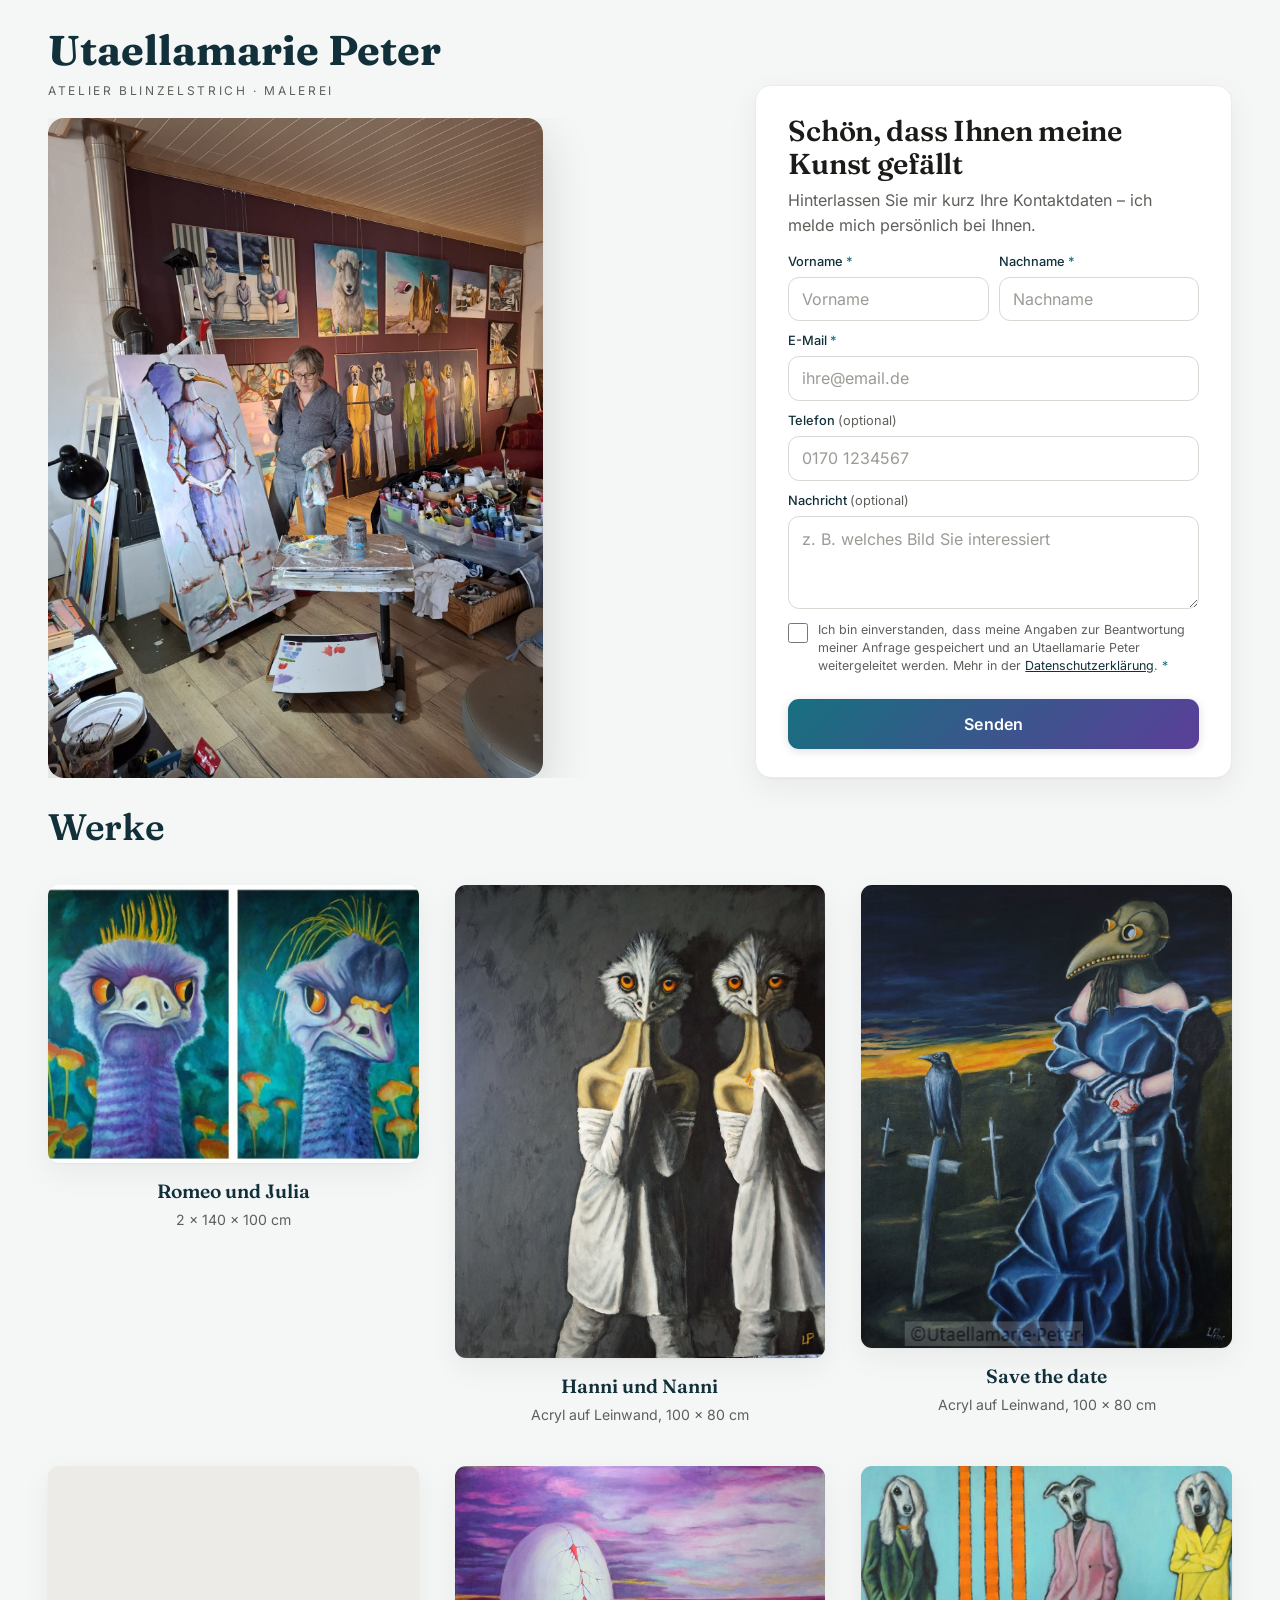
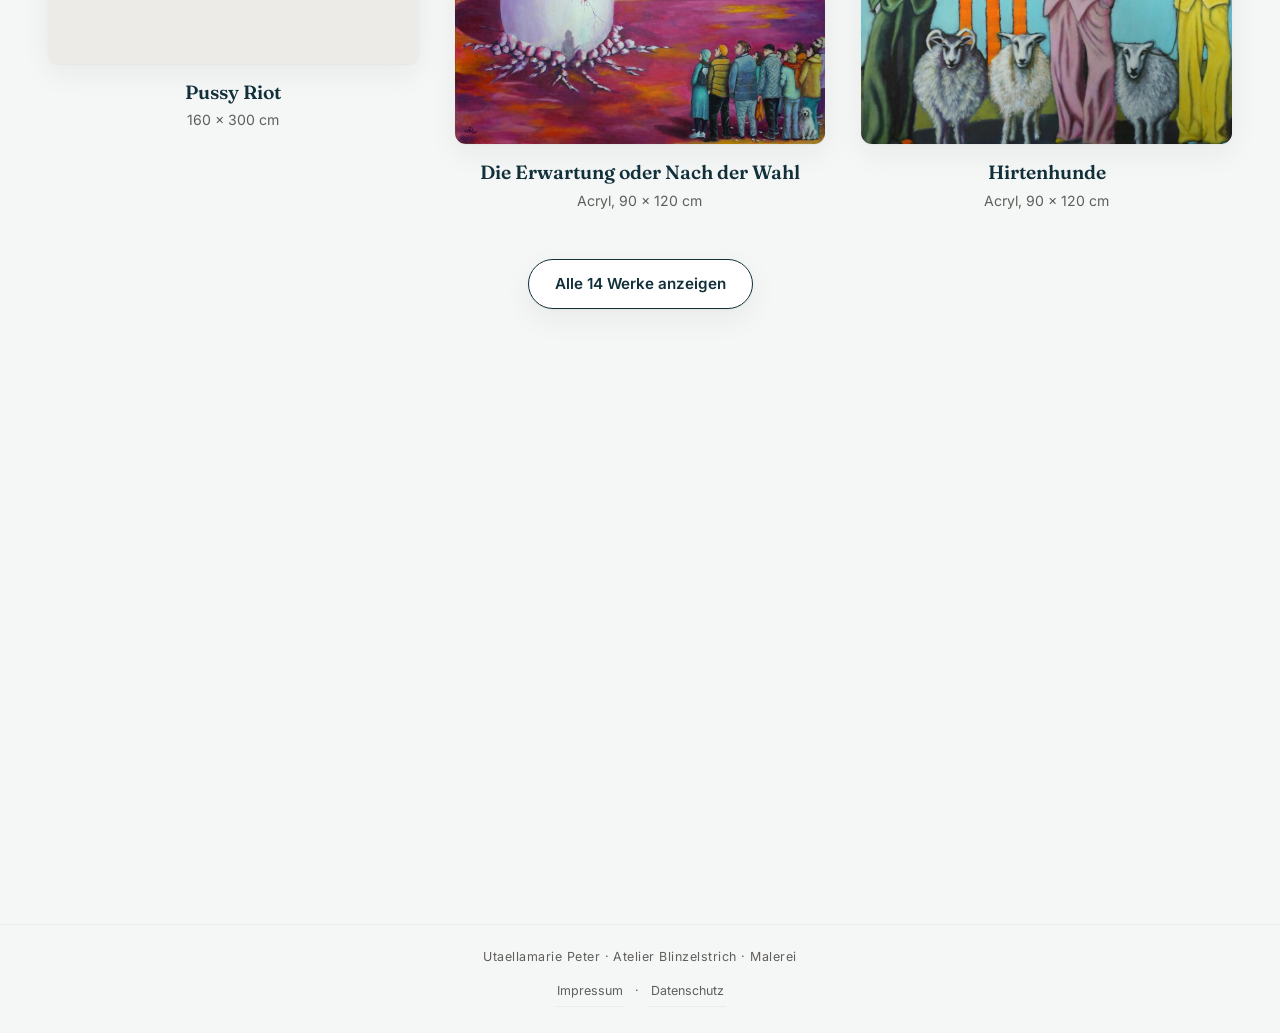
<file: index.html>
<!DOCTYPE html>
<html lang="de" class="no-js">
<head>
<meta charset="UTF-8">
<meta name="viewport" content="width=device-width, initial-scale=1, viewport-fit=cover">
<meta http-equiv="Content-Security-Policy" content="default-src 'none'; img-src 'self' blob:; style-src 'self'; font-src 'self'; script-src 'self'; connect-src https://script.google.com https://script.googleusercontent.com; form-action 'none'; base-uri 'none'; upgrade-insecure-requests">
<meta name="referrer" content="strict-origin-when-cross-origin">
<title>Utaellamarie Peter – Atelier Blinzelstrich · Malerei | Kontakt</title>
<meta name="description" content="Interesse an der Kunst von Utaellamarie Peter? Hinterlassen Sie hier Ihre Kontaktdaten.">
<meta name="theme-color" content="#F5F7F7">
<meta property="og:title" content="Utaellamarie Peter – Kontakt">
<meta property="og:description" content="Interesse an der Kunst von Utaellamarie Peter? Hinterlassen Sie hier Ihre Kontaktdaten.">
<meta property="og:image" content="https://kontaktseite.github.io/utaellamarie-peter/hero.jpg">
<meta property="og:type" content="website">
<link rel="icon" href="logo.png">
<link rel="preload" href="fraunces-latin-600-normal.woff2" as="font" type="font/woff2" crossorigin>
<link rel="preload" href="inter-latin-400-normal.woff2" as="font" type="font/woff2" crossorigin>
<link rel="stylesheet" href="style.css?v=99ed5316">
<script src="script.js?v=8edd0a5e" defer></script>
<script src="editor.js?v=cb946fcf" defer></script>
</head>
<body>
<div class="stage">

  <!-- ===== Linke Spalte (Desktop) / oben (Handy) ===== -->
  <div class="col col-art">
    <header class="brand">
      <p class="brand-name">Utaellamarie Peter</p>
      <p class="brand-sub">Atelier Blinzelstrich · Malerei</p>
    </header>

    <figure class="hero">
      <img src="hero.jpg" alt="Utaellamarie Peter in ihrem Atelier vor ihren Bildern" fetchpriority="high" decoding="async" width="1440" height="1920">
    </figure>
  </div>

  <!-- ===== Rechte Spalte (Desktop) / darunter (Handy) ===== -->
  <div class="col col-form">
    <div class="card" id="card">

      <div id="formView">
        <h1>Schön, dass Ihnen meine Kunst gefällt</h1>
        <p class="lead">Hinterlassen Sie mir kurz Ihre Kontaktdaten – ich melde mich persönlich bei Ihnen.</p>

        <form id="contactForm" novalidate="">
          <div class="row">
            <div class="field">
              <label for="vorname">Vorname <span class="req" aria-hidden="true">*</span></label>
              <input type="text" id="vorname" name="vorname" required="" autocomplete="given-name" maxlength="80" placeholder="Vorname" aria-describedby="err-vorname">
              <p class="error" id="err-vorname" role="alert"></p>
            </div>
            <div class="field">
              <label for="nachname">Nachname <span class="req" aria-hidden="true">*</span></label>
              <input type="text" id="nachname" name="nachname" required="" autocomplete="family-name" maxlength="80" placeholder="Nachname" aria-describedby="err-nachname">
              <p class="error" id="err-nachname" role="alert"></p>
            </div>
          </div>

          <div class="field">
            <label for="email">E-Mail <span class="req" aria-hidden="true">*</span></label>
            <input type="email" id="email" name="email" required="" inputmode="email" autocomplete="email" maxlength="254" placeholder="ihre@email.de" aria-describedby="err-email">
            <p class="error" id="err-email" role="alert"></p>
          </div>

          <div class="field">
            <label for="telefon">Telefon <span class="opt">(optional)</span></label>
            <input type="tel" id="telefon" name="telefon" inputmode="tel" autocomplete="tel" maxlength="30" placeholder="0170 1234567" aria-describedby="err-telefon">
            <p class="error" id="err-telefon" role="alert"></p>
          </div>

          <div class="field">
            <label for="nachricht">Nachricht <span class="opt">(optional)</span></label>
            <textarea id="nachricht" name="nachricht" rows="3" maxlength="2000" placeholder="z. B. welches Bild Sie interessiert"></textarea>
          </div>

          <div class="field consent">
            <label class="check" for="einwilligung">
              <input type="checkbox" id="einwilligung" name="einwilligung" required="" aria-describedby="err-einwilligung">
              <span>Ich bin einverstanden, dass meine Angaben zur Beantwortung meiner Anfrage gespeichert und an Utaellamarie Peter weitergeleitet werden. Mehr in der <a href="datenschutz.html" target="_blank" rel="noopener">Datenschutzerklärung</a>. <span class="req" aria-hidden="true">*</span></span>
            </label>
            <p class="error" id="err-einwilligung" role="alert"></p>
          </div>

          <!-- Honeypot gegen Spam-Bots: für Menschen unsichtbar -->
          <div class="hp" aria-hidden="true"><label>Website (bitte leer lassen) <input type="text" name="website" tabindex="-1" autocomplete="off"></label></div>

          <button type="submit" class="btn-send" id="submitBtn">
            <span class="btn-label">Senden</span>
            <span class="spinner" aria-hidden="true"></span>
          </button>

          <p class="wait" id="waitNote" hidden="">Einen Moment noch, Ihre Anfrage wird übertragen …</p>
          <p class="error form-error" id="err-form" role="alert"></p>
        </form>
      </div>

      <!-- Erfolgs-Ansicht -->
      <div id="successView" class="success" hidden="" tabindex="-1">
        <svg class="check" viewBox="0 0 52 52" aria-hidden="true">
          <circle class="check-circle" cx="26" cy="26" r="23" fill="none"></circle>
          <path class="check-mark" fill="none" d="M15 27 l7.5 7.5 L38 19"></path>
        </svg>
        <h2>Nachricht erfolgreich gesendet!</h2>
        <p class="lead">Vielen Dank. Ich melde mich in Kürze bei Ihnen.</p>
        <div class="social-mount" id="successSocial"></div>
        <img class="success-logo" src="logo.png" alt="Logo von Utaellamarie Peter" loading="lazy" decoding="async">
      </div>

    </div>
  </div>
</div><section class="section reveal" id="werke" aria-labelledby="werke-title">
  <h2 id="werke-title">Werke</h2>
  <ul class="works" id="werkeListe">
    <li class="work">
      <button type="button" class="work-open" data-src="werk-2.jpg" data-title="Romeo und Julia" data-info="2 × 140 × 100 cm" aria-label="Romeo und Julia – Werk von Utaellamarie Peter groß anzeigen"><img src="werk-2.jpg" alt="Romeo und Julia – Werk von Utaellamarie Peter" width="829" height="622" loading="lazy" decoding="async"></button>
      <p class="work-title">Romeo und Julia</p>
      <p class="work-info">2 × 140 × 100 cm</p>
    </li><li class="work"><button type="button" class="work-open" data-src="werk-mvp6m4xw.jpg" data-title="Hanni und Nanni" data-info="Acryl auf Leinwand, 100 x 80 cm" aria-label="Hanni und Nanni – Werk von Utaellamarie Peter groß anzeigen"><img src="werk-mvp6m4xw.jpg" width="1252" height="1600" loading="lazy" decoding="async" alt="Hanni und Nanni – Werk von Utaellamarie Peter"></button><p class="work-title">Hanni und Nanni</p><p class="work-info">Acryl auf Leinwand, 100 x 80 cm</p></li><li class="work"><button type="button" class="work-open" data-src="werk-mvp53hu9.jpg" data-title="Save the date" data-info="Acryl auf Leinwand, 100 x 80 cm" aria-label="Save the date – Werk von Utaellamarie Peter groß anzeigen"><img src="werk-mvp53hu9.jpg" width="1280" height="1600" loading="lazy" decoding="async" alt="Save the date – Werk von Utaellamarie Peter"></button><p class="work-title">Save the date</p><p class="work-info">Acryl auf Leinwand, 100 x 80 cm</p></li><li class="work">
      <button type="button" class="work-open" data-src="werk-mvp51evy.jpg" data-title="Pussy Riot" data-info="160 × 300 cm" aria-label="Pussy Riot – Werk von Utaellamarie Peter groß anzeigen"><img src="werk-mvp51evy.jpg" alt="Pussy Riot – Werk von Utaellamarie Peter" width="1600" height="854" loading="lazy" decoding="async"></button>
      <p class="work-title">Pussy Riot</p>
      <p class="work-info">160 × 300 cm</p>
    </li><li class="work">
      <button type="button" class="work-open" data-src="werk-1.jpg" data-title="Die Erwartung oder Nach der Wahl" data-info="Acryl, 90 × 120 cm" aria-label="Die Erwartung oder Nach der Wahl – Werk von Utaellamarie Peter groß anzeigen"><img src="werk-1.jpg" alt="Die Erwartung oder Nach der Wahl – Werk von Utaellamarie Peter" width="1200" height="900" loading="lazy" decoding="async"></button>
      <p class="work-title">Die Erwartung oder Nach der Wahl</p>
      <p class="work-info">Acryl, 90 × 120 cm</p>
    </li>
    
    <li class="work">
      <button type="button" class="work-open" data-src="werk-3.jpg" data-title="Hirtenhunde" data-info="Acryl, 90 × 120 cm" aria-label="Hirtenhunde – Werk von Utaellamarie Peter groß anzeigen"><img src="werk-3.jpg" alt="Hirtenhunde – Werk von Utaellamarie Peter" width="1104" height="828" loading="lazy" decoding="async"></button>
      <p class="work-title">Hirtenhunde</p>
      <p class="work-info">Acryl, 90 × 120 cm</p>
    </li>
    <li class="work work--extra">
      <button type="button" class="work-open" data-src="werk-4.jpg" data-title="Learning to fly" data-info="Acryl, 90 × 120 cm" aria-label="Learning to fly – Werk von Utaellamarie Peter groß anzeigen"><img src="werk-4.jpg" alt="Learning to fly – Werk von Utaellamarie Peter" width="1116" height="837" loading="lazy" decoding="async"></button>
      <p class="work-title">Learning to fly</p>
      <p class="work-info">Acryl, 90 × 120 cm</p>
    </li>
    
    <li class="work work--extra">
      <button type="button" class="work-open" data-src="werk-6.jpg" data-title="Home sweet home" data-info="Acryl, 90 × 120 cm" aria-label="Home sweet home – Werk von Utaellamarie Peter groß anzeigen"><img src="werk-6.jpg" alt="Home sweet home – Werk von Utaellamarie Peter" width="1099" height="824" loading="lazy" decoding="async"></button>
      <p class="work-title">Home sweet home</p>
      <p class="work-info">Acryl, 90 × 120 cm</p>
    </li>
    <li class="work work--extra">
      <button type="button" class="work-open" data-src="werk-7.jpg" data-title="Look Shark" data-info="Acryl, 90 × 120 cm" aria-label="Look Shark – Werk von Utaellamarie Peter groß anzeigen"><img src="werk-7.jpg" alt="Look Shark – Werk von Utaellamarie Peter" width="1151" height="863" loading="lazy" decoding="async"></button>
      <p class="work-title">Look Shark</p>
      <p class="work-info">Acryl, 90 × 120 cm</p>
    </li>
    <li class="work work--extra">
      <button type="button" class="work-open" data-src="werk-8.jpg" data-title="Im Busch" data-info="Acryl, 90 × 120 cm" aria-label="Im Busch – Werk von Utaellamarie Peter groß anzeigen"><img src="werk-8.jpg" alt="Im Busch – Werk von Utaellamarie Peter" width="1116" height="837" loading="lazy" decoding="async"></button>
      <p class="work-title">Im Busch</p>
      <p class="work-info">Acryl, 90 × 120 cm</p>
    </li>
    <li class="work work--extra">
      <button type="button" class="work-open" data-src="werk-9.jpg" data-title="Ruhe bewahren 1" data-info="Acryl, 90 × 120 cm" aria-label="Ruhe bewahren 1 – Werk von Utaellamarie Peter groß anzeigen"><img src="werk-9.jpg" alt="Ruhe bewahren 1 – Werk von Utaellamarie Peter" width="1116" height="837" loading="lazy" decoding="async"></button>
      <p class="work-title">Ruhe bewahren 1</p>
      <p class="work-info">Acryl, 90 × 120 cm</p>
    </li>
    <li class="work work--extra">
      <button type="button" class="work-open" data-src="werk-10.jpg" data-title="Sonnenbad" data-info="Acryl, 100 × 120 cm" aria-label="Sonnenbad – Werk von Utaellamarie Peter groß anzeigen"><img src="werk-10.jpg" alt="Sonnenbad – Werk von Utaellamarie Peter" width="1200" height="900" loading="lazy" decoding="async"></button>
      <p class="work-title">Sonnenbad</p>
      <p class="work-info">Acryl, 100 × 120 cm</p>
    </li>
    <li class="work work--extra">
      <button type="button" class="work-open" data-src="werk-11.jpg" data-title="Das Floß der Medusa II" data-info="Acryl, 80 × 120 cm" aria-label="Das Floß der Medusa II – Werk von Utaellamarie Peter groß anzeigen"><img src="werk-11.jpg" alt="Das Floß der Medusa II – Werk von Utaellamarie Peter" width="1007" height="755" loading="lazy" decoding="async"></button>
      <p class="work-title">Das Floß der Medusa II</p>
      <p class="work-info">Acryl, 80 × 120 cm</p>
    </li>
    <li class="work work--extra">
      <button type="button" class="work-open" data-src="werk-12.jpg" data-title="Vernetzt" data-info="Acryl, 100 × 120 cm" aria-label="Vernetzt – Werk von Utaellamarie Peter groß anzeigen"><img src="werk-12.jpg" alt="Vernetzt – Werk von Utaellamarie Peter" width="1200" height="900" loading="lazy" decoding="async"></button>
      <p class="work-title">Vernetzt</p>
      <p class="work-info">Acryl, 100 × 120 cm</p>
    </li>
  </ul>
  <div class="works-more-wrap"><button type="button" class="works-more" id="worksMore" aria-expanded="false" aria-controls="werkeListe" data-mehr="Alle 14 Werke anzeigen" data-weniger="Weniger anzeigen">Alle 14 Werke anzeigen</button></div>
</section><section class="section about reveal" id="ueber" aria-labelledby="ueber-title">
  <h2 id="ueber-title">Über die Künstlerin</h2>
  <img class="portrait" src="portrait.jpg" alt="Porträt von Utaellamarie Peter" loading="lazy" decoding="async">
  <div class="about-text">
    <p>Utaellamarie Peter lässt die Medienflut in ihren Kopf und heraus purzeln fantasievolle Bildideen in Acryl und Öl - zumeist figurativ-surreal: Menschen mit Tierköpfen, fliegende Fische oder ein riesiges Ei beschäftigen sich irgendwie mit dem Leben im Hier und Jetzt - seltsam, abwegig, skurril und gern mit einem Augenzwinkern, ganz nach ihrem Motto: „Ohne Humor ist alles nichts.“</p>
    <div class="social-mount" id="socialSource">
      <a class="social-btn sb-1" href="https://www.instagram.com/utaellamarie.peter/" target="_blank" rel="noopener">
        <span class="social-veil"></span>
        <span class="social-content"><svg viewBox="0 0 24 24" fill="none" stroke="currentColor" stroke-width="1.8" stroke-linecap="round" stroke-linejoin="round" aria-hidden="true"><rect x="3" y="3" width="18" height="18" rx="5"></rect><circle cx="12" cy="12" r="4"></circle><circle cx="17.5" cy="6.5" r="1.1" fill="currentColor" stroke="none"></circle></svg> Auf Instagram folgen</span>
      </a>
      <a class="social-btn sb-2" href="https://www.facebook.com/blinzelstrich/" target="_blank" rel="noopener">
        <span class="social-veil"></span>
        <span class="social-content"><svg viewBox="0 0 24 24" fill="none" stroke="currentColor" stroke-width="1.8" stroke-linecap="round" stroke-linejoin="round" aria-hidden="true"><path d="M15 3h-2.5A3.5 3.5 0 0 0 9 6.5V9H6.5v3.5H9V21h3.5v-8.5H15l.5-3.5h-3V7a1 1 0 0 1 1-1H15z"></path></svg> Auf Facebook folgen</span>
      </a>
      <a class="social-btn sb-3" href="https://www.blinzelstrich.de/" target="_blank" rel="noopener">
        <span class="social-veil"></span>
        <span class="social-content"><svg viewBox="0 0 24 24" fill="none" stroke="currentColor" stroke-width="1.8" stroke-linecap="round" stroke-linejoin="round" aria-hidden="true"><circle cx="12" cy="12" r="9"></circle><path d="M3 12h18"></path><path d="M12 3c2.5 2.7 3.8 5.7 3.8 9S14.5 18.3 12 21C9.5 18.3 8.2 15.3 8.2 12S9.5 5.7 12 3z"></path></svg> Zur Website</span>
      </a>
    </div>
  </div>
</section>

<!-- ===== Werke ===== -->

<!-- ===== Über ===== -->

<dialog class="lightbox" id="lightbox" aria-label="Werk groß ansehen">
  <button type="button" class="lightbox-close" id="lightboxClose" aria-label="Schließen">×</button>
  <button type="button" class="lightbox-nav lightbox-prev" id="lightboxPrev" aria-label="Vorheriges Werk">‹</button>
  <img id="lightboxImg" src="hero.jpg" alt="">
  <button type="button" class="lightbox-nav lightbox-next" id="lightboxNext" aria-label="Nächstes Werk">›</button>
  <p class="lightbox-title" id="lightboxTitle"></p>
  <p class="lightbox-info" id="lightboxInfo"></p>
</dialog>

<footer class="footer">
  <p class="footer-brand">Utaellamarie Peter · Atelier Blinzelstrich · Malerei</p>
  <nav>
    <a href="https://utaellamarie-peter.de/wordpress/impressum-datenschutz/" target="_blank" rel="noopener">Impressum</a>
    <span aria-hidden="true">·</span>
    <a href="datenschutz.html">Datenschutz</a>
  </nav>
</footer>
</body>
</html>
</file>
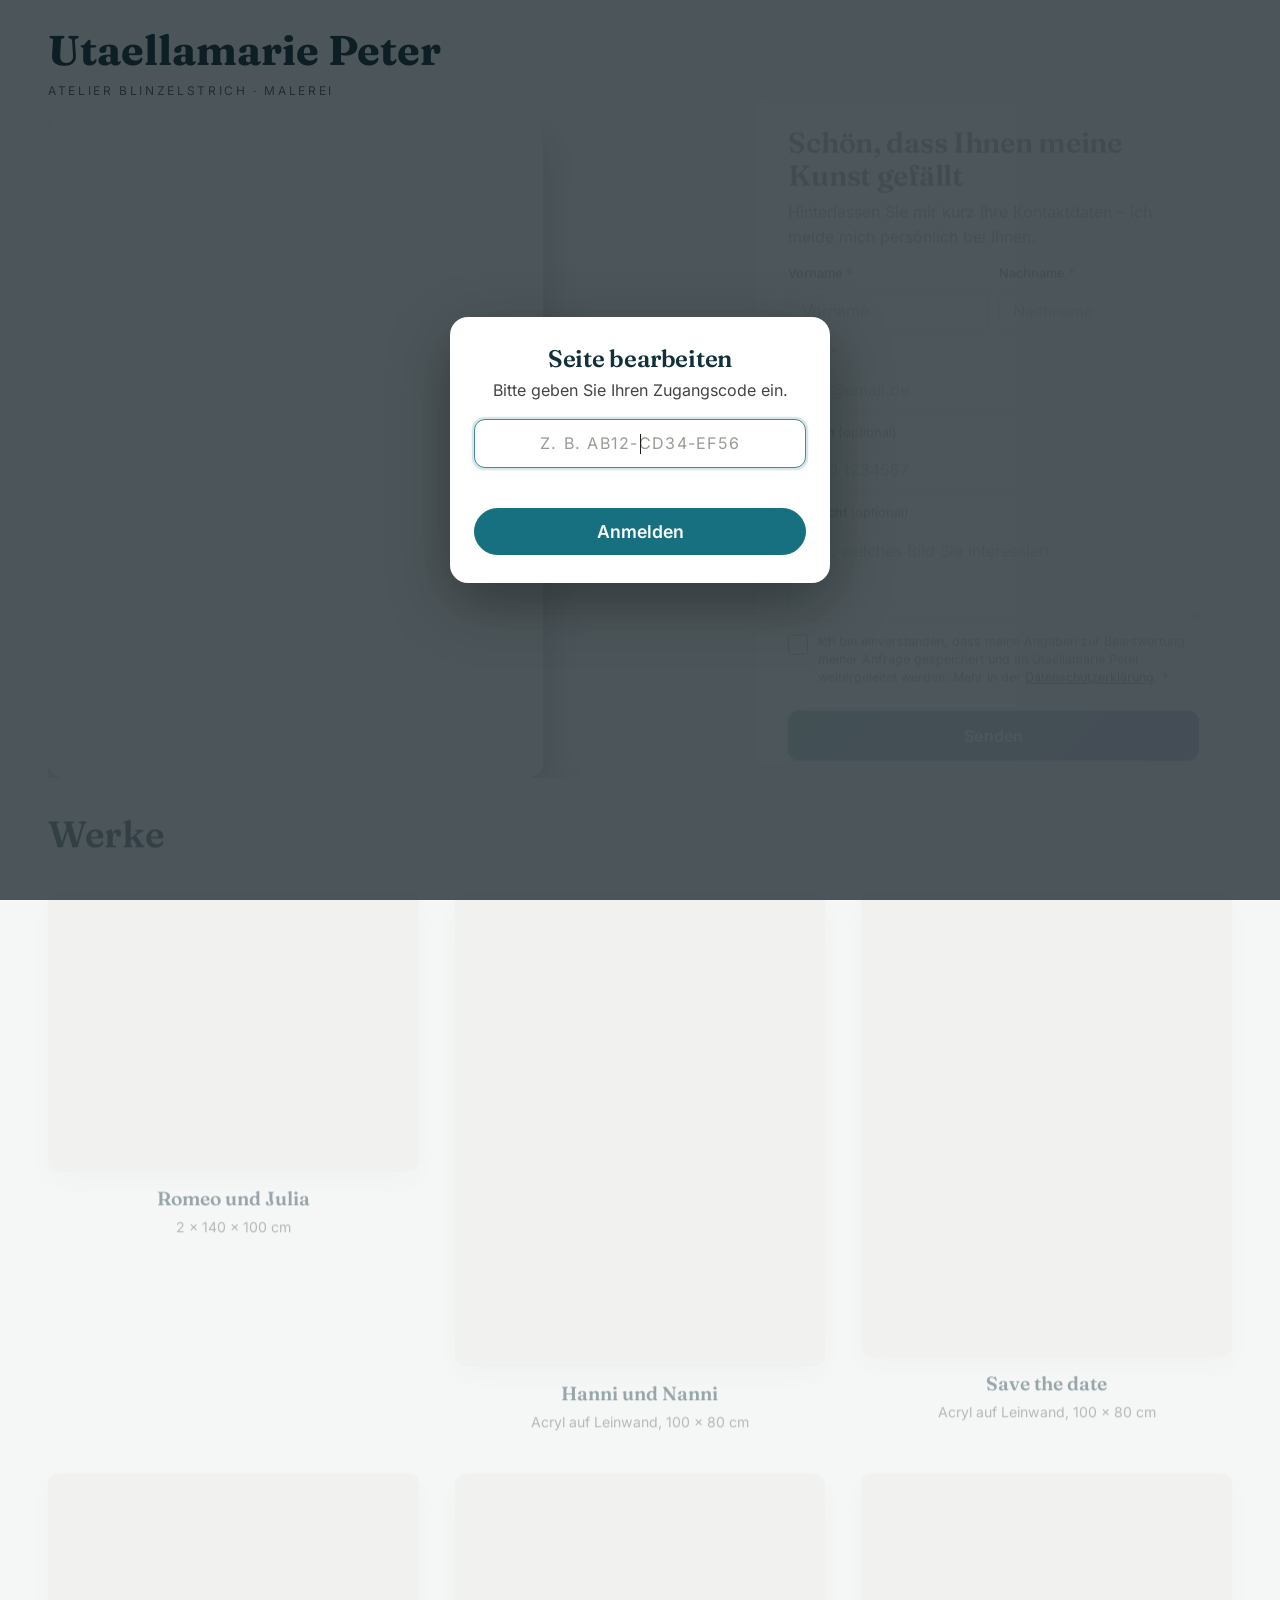
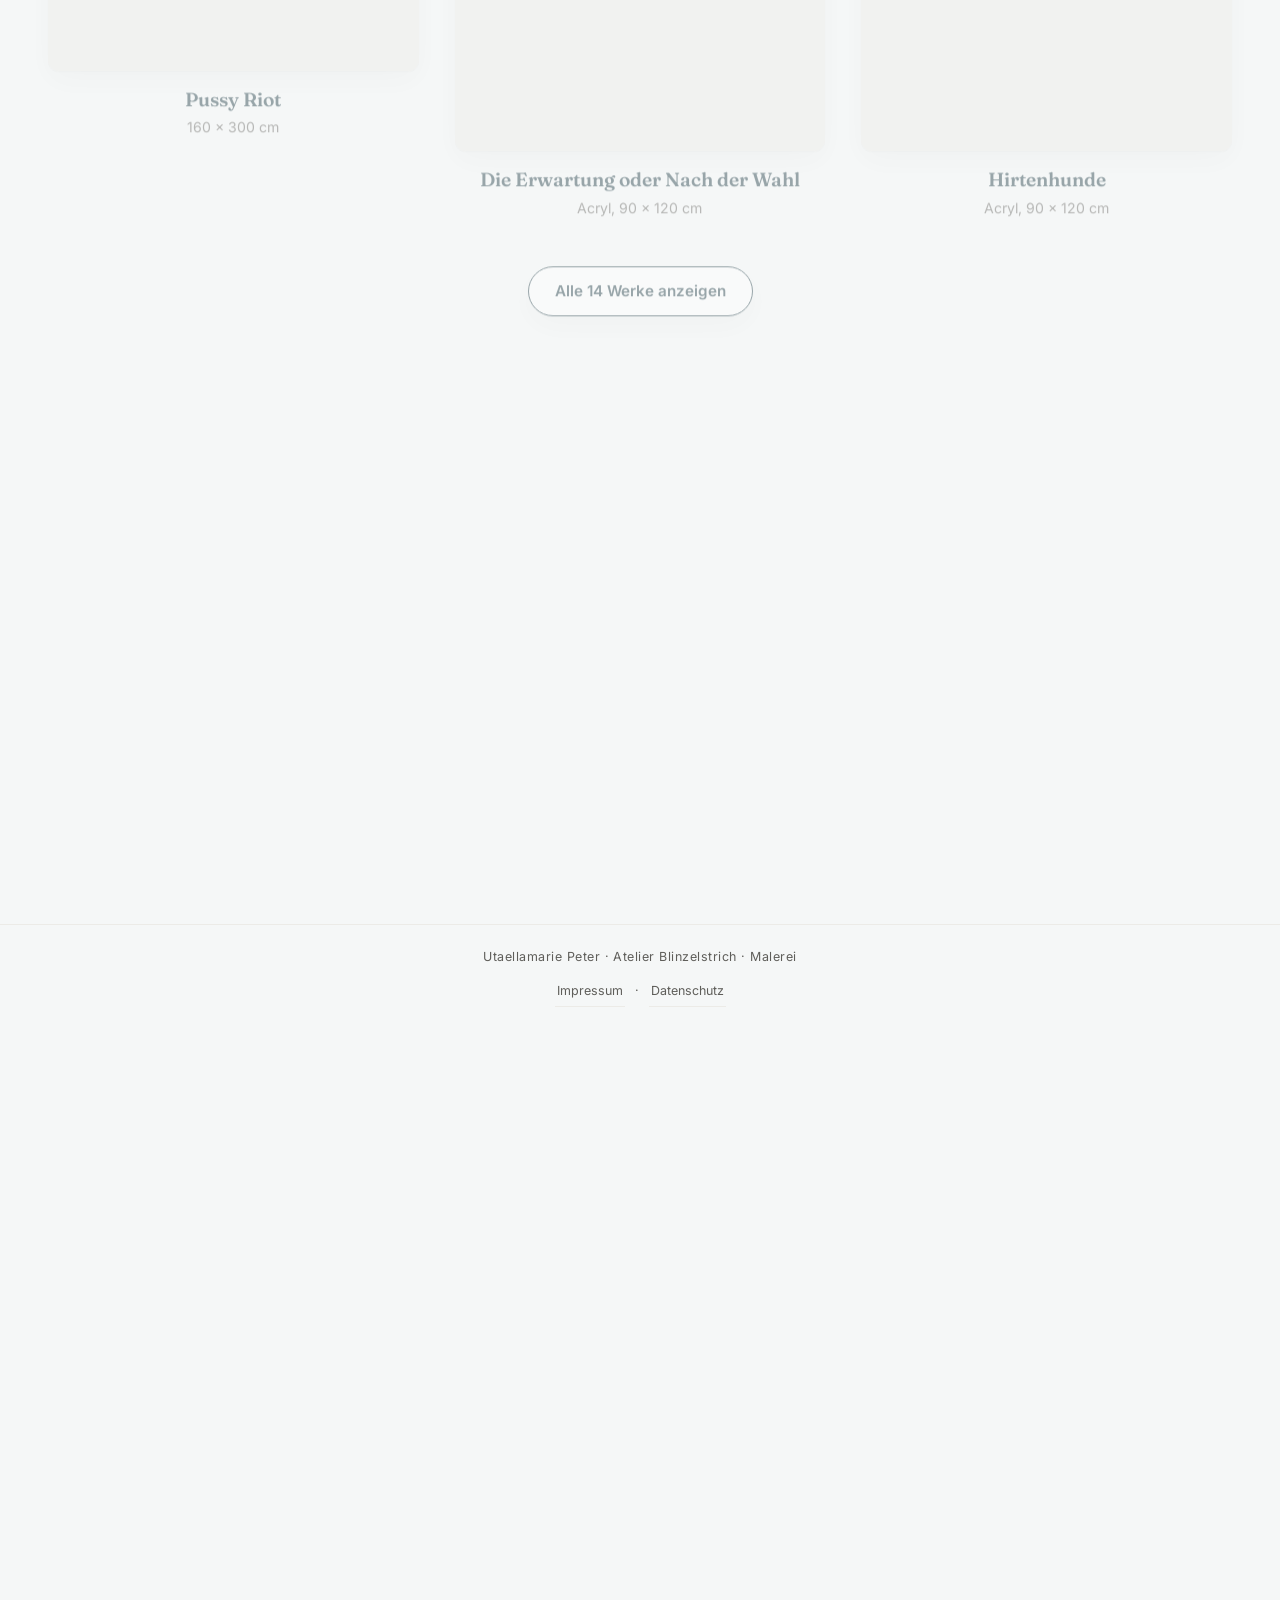
<file: bearbeiten.html>
<!DOCTYPE html>
<html lang="de"><head><meta charset="UTF-8">
<meta name="viewport" content="width=device-width, initial-scale=1">
<meta name="robots" content="noindex, nofollow">
<meta http-equiv="refresh" content="0; url=./?bearbeiten">
<title>Seite bearbeiten</title></head>
<body><p><a href="./?bearbeiten">Weiter zum Bearbeiten</a></p></body></html>
</file>
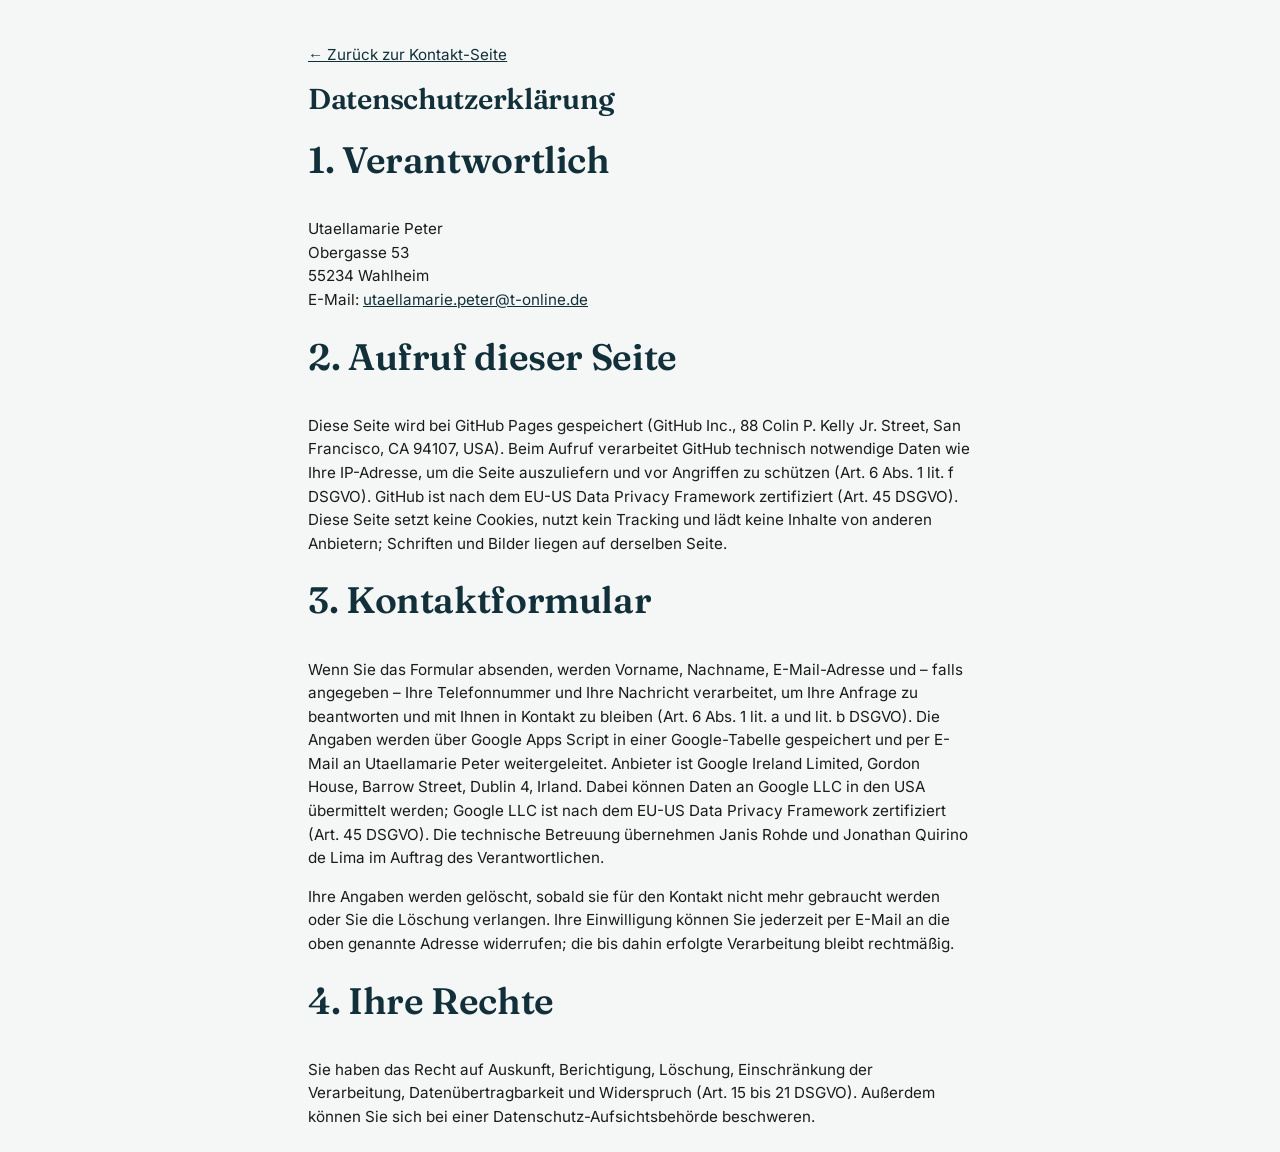
<file: datenschutz.html>
<!DOCTYPE html>
<html lang="de">
<head>
<meta charset="UTF-8">
<meta name="viewport" content="width=device-width, initial-scale=1">
<meta http-equiv="Content-Security-Policy" content="default-src 'none'; style-src 'self'; font-src 'self'; img-src 'self'; base-uri 'none'; form-action 'none'">
<meta name="robots" content="noindex">
<title>Datenschutzerklärung – Utaellamarie Peter</title>
<link rel="stylesheet" href="style.css?v=99ed5316">
</head>
<body class="legal">
<main class="section legal-text">
<p><a href="index.html">← Zurück zur Kontakt-Seite</a></p>
<h1>Datenschutzerklärung</h1>
<h2>1. Verantwortlich</h2>
<p>Utaellamarie Peter<br>Obergasse 53<br>55234 Wahlheim<br>E-Mail: <a href="mailto:utaellamarie.peter@t-online.de">utaellamarie.peter@t-online.de</a></p>
<h2>2. Aufruf dieser Seite</h2>
<p>Diese Seite wird bei GitHub Pages gespeichert (GitHub Inc., 88 Colin P. Kelly Jr. Street, San Francisco, CA 94107, USA). Beim Aufruf verarbeitet GitHub technisch notwendige Daten wie Ihre IP-Adresse, um die Seite auszuliefern und vor Angriffen zu schützen (Art. 6 Abs. 1 lit. f DSGVO). GitHub ist nach dem EU-US Data Privacy Framework zertifiziert (Art. 45 DSGVO). Diese Seite setzt keine Cookies, nutzt kein Tracking und lädt keine Inhalte von anderen Anbietern; Schriften und Bilder liegen auf derselben Seite.</p>
<h2>3. Kontaktformular</h2>
<p>Wenn Sie das Formular absenden, werden Vorname, Nachname, E-Mail-Adresse und – falls angegeben – Ihre Telefonnummer und Ihre Nachricht verarbeitet, um Ihre Anfrage zu beantworten und mit Ihnen in Kontakt zu bleiben (Art. 6 Abs. 1 lit. a und lit. b DSGVO). Die Angaben werden über Google Apps Script in einer Google-Tabelle gespeichert und per E-Mail an Utaellamarie Peter weitergeleitet. Anbieter ist Google Ireland Limited, Gordon House, Barrow Street, Dublin 4, Irland. Dabei können Daten an Google LLC in den USA übermittelt werden; Google LLC ist nach dem EU-US Data Privacy Framework zertifiziert (Art. 45 DSGVO). Die technische Betreuung übernehmen Janis Rohde und Jonathan Quirino de Lima im Auftrag des Verantwortlichen.</p>
<p>Ihre Angaben werden gelöscht, sobald sie für den Kontakt nicht mehr gebraucht werden oder Sie die Löschung verlangen. Ihre Einwilligung können Sie jederzeit per E-Mail an die oben genannte Adresse widerrufen; die bis dahin erfolgte Verarbeitung bleibt rechtmäßig.</p>
<h2>4. Ihre Rechte</h2>
<p>Sie haben das Recht auf Auskunft, Berichtigung, Löschung, Einschränkung der Verarbeitung, Datenübertragbarkeit und Widerspruch (Art. 15 bis 21 DSGVO). Außerdem können Sie sich bei einer Datenschutz-Aufsichtsbehörde beschweren.</p>
</main>
</body>
</html>
</file>
<file: style.css>
/* =========================================================
   Kontakt-Seite mit QR-Code – Mobile First, flache Pfade
   Aufbau wie die bisherigen Kunden-Seiten, Farben je Künstler
   ========================================================= */
@font-face{font-family:"Fraunces";font-style:normal;font-weight:600;font-display:swap;src:url("fraunces-latin-600-normal.woff2") format("woff2");}
@font-face{font-family:"Fraunces";font-style:normal;font-weight:700;font-display:swap;src:url("fraunces-latin-700-normal.woff2") format("woff2");}
@font-face{font-family:"Inter";font-style:normal;font-weight:400;font-display:swap;src:url("inter-latin-400-normal.woff2") format("woff2");}
@font-face{font-family:"Inter";font-style:normal;font-weight:500;font-display:swap;src:url("inter-latin-500-normal.woff2") format("woff2");}
@font-face{font-family:"Inter";font-style:normal;font-weight:600;font-display:swap;src:url("inter-latin-600-normal.woff2") format("woff2");}

:root{
  --bg:#F5F7F7;
  --surface:#FFFFFF;
  --border:#ECEBE7;
  --text:#1C1B19;
  --muted:#5F5E5A;
  --dunkel:#12303A;
  --akzent:#17707F;
  --akzent-rgb:23,112,127;
  --knopf:linear-gradient(135deg,#17707F,#5B3E99);
  --knopf-text:#FFFFFF;
  --success:#15803D;
  --radius:16px;
  --radius-sm:11px;
  --shadow-card:0 1px 2px rgba(28,27,25,.04), 0 10px 30px rgba(28,27,25,.06);
  --shadow-btn:0 2px 10px rgba(28,27,25,.14);
  --maxw:1180px;
}
*,*::before,*::after{box-sizing:border-box;}
html{-webkit-text-size-adjust:100%;}
body{margin:0;background:var(--bg);color:var(--text);font-family:"Inter",-apple-system,BlinkMacSystemFont,"Segoe UI",Roboto,sans-serif;font-size:16px;line-height:1.55;-webkit-font-smoothing:antialiased;}
img{max-width:100%;display:block;}
h1,h2{font-family:"Fraunces","Georgia",serif;font-weight:600;line-height:1.15;letter-spacing:-.01em;margin:0;}
a{color:var(--dunkel);}
:focus-visible{outline:2px solid var(--akzent);outline-offset:3px;border-radius:4px;}

/* ---------- Erster Bildschirm ---------- */
.stage{max-width:var(--maxw);margin:0 auto;padding:14px 18px 4px;}
.col-art{display:flex;flex-direction:column;gap:10px;}
.brand{text-align:center;}
.brand-name{font-family:"Fraunces","Georgia",serif;font-weight:700;color:var(--dunkel);font-size:clamp(1.35rem,6vw,1.7rem);line-height:1.1;margin:0;}
.brand-sub{font-size:.66rem;letter-spacing:.22em;text-transform:uppercase;color:var(--muted);margin:5px 0 0;}
.hero{margin:0;border-radius:var(--radius);overflow:hidden;background:var(--surface);box-shadow:var(--shadow-card);}
.hero img{width:100%;height:auto;max-height:44svh;object-fit:contain;}  /* Werk immer vollständig zeigen */

/* ---------- Karte + Formular ---------- */
.card{background:var(--surface);border:1px solid var(--border);border-radius:var(--radius);box-shadow:var(--shadow-card);padding:15px 15px 18px;margin-top:10px;animation:cardIn .55s cubic-bezier(.22,.61,.36,1) both;}
@keyframes cardIn{from{opacity:0;transform:translateY(14px);}to{opacity:1;transform:none;}}
.card h1{font-size:clamp(1.22rem,5.2vw,1.55rem);color:var(--text);}
.card h2{font-size:clamp(1.3rem,5.5vw,1.7rem);}
.lead{color:var(--muted);font-size:.92rem;margin:6px 0 11px;}
.row{display:flex;gap:10px;}
.row .field{flex:1 1 0;min-width:0;}
.field{margin-bottom:9px;}
label{display:block;font-size:.8rem;font-weight:500;color:var(--dunkel);margin-bottom:5px;}
.req{color:var(--akzent);}
.opt{color:var(--muted);font-weight:400;}
input[type="text"],input[type="email"],input[type="tel"],textarea{width:100%;min-height:46px;padding:11px 13px;font:inherit;font-size:16px;color:var(--text);background:var(--surface);border:1px solid #DAD8D2;border-radius:var(--radius-sm);transition:border-color .18s ease, box-shadow .18s ease;}
textarea{min-height:88px;resize:vertical;line-height:1.45;display:block;}
input::placeholder,textarea::placeholder{color:#9C9A95;}
textarea:focus,input:focus{outline:none;border-color:var(--akzent);box-shadow:0 0 0 3px rgba(var(--akzent-rgb),.22);}
input.invalid{border-color:#C0392B;}
input.invalid:focus{box-shadow:0 0 0 3px rgba(192,57,43,.15);}
.consent{margin-top:4px;}
.check{display:flex;align-items:flex-start;gap:10px;font-size:.78rem;font-weight:400;color:var(--muted);line-height:1.45;cursor:pointer;margin:0;min-height:44px;padding:2px 0;}
.check input[type="checkbox"]{flex:0 0 auto;width:20px;height:20px;margin:2px 0 0;accent-color:var(--akzent);cursor:pointer;}
.check a{color:var(--dunkel);}
.hp{position:absolute!important;left:-9999px;width:1px;height:1px;overflow:hidden;}
.error{color:#C0392B;font-size:.75rem;margin:5px 0 0;}
.error:empty{display:none;}
.form-error{margin-top:10px;text-align:center;font-size:.8rem;}
.wait{margin:10px 0 0;text-align:center;font-size:.8rem;color:var(--muted);}
.btn-send{position:relative;width:100%;min-height:50px;margin-top:12px;border:0;border-radius:var(--radius-sm);background:var(--knopf);color:var(--knopf-text);font:inherit;font-weight:600;font-size:1rem;letter-spacing:.01em;cursor:pointer;box-shadow:var(--shadow-btn);transition:transform .12s ease, filter .18s ease;}
.btn-send:hover{filter:brightness(1.06);}
.btn-send:active{transform:translateY(1px);}
.btn-send[disabled]{cursor:progress;filter:saturate(.7);}
.spinner{display:none;position:absolute;top:50%;left:50%;width:18px;height:18px;margin:-9px 0 0 -9px;border:2px solid currentColor;border-top-color:transparent;border-radius:50%;animation:spin .7s linear infinite;}
@keyframes spin{to{transform:rotate(360deg);}}
.btn-send.loading .btn-label{visibility:hidden;}
.btn-send.loading .spinner{display:block;}

/* ---------- Erfolg ---------- */
.confetti{position:fixed;inset:0;pointer-events:none;overflow:hidden;z-index:50;}
.confetti i{position:absolute;top:-16px;left:var(--x);width:var(--w);height:calc(var(--w) * .45);background:var(--c);border-radius:2px;opacity:.95;animation:fall var(--dur) var(--delay) cubic-bezier(.25,.6,.4,1) forwards;}
.confetti i.round{height:var(--w);border-radius:50%;}
@keyframes fall{to{transform:translate(var(--drift),110vh) rotate(var(--rot));opacity:.9;}}
.success{text-align:center;padding:8px 0 4px;outline:none;}
.success h2{margin-top:12px;color:var(--dunkel);}
.success .lead{margin:8px 0 18px;}
.check-circle,.check-mark{stroke:var(--success);stroke-width:3;stroke-linecap:round;stroke-linejoin:round;}
svg.check{width:74px;height:74px;margin:0 auto;display:block;}
.check-circle{stroke-dasharray:145;stroke-dashoffset:145;animation:draw .6s ease-out forwards;}
.check-mark{stroke-dasharray:40;stroke-dashoffset:40;animation:draw .35s .5s ease-out forwards;}
@keyframes draw{to{stroke-dashoffset:0;}}
.success-logo{width:100%;max-width:160px;height:auto;margin:22px auto 4px;}

/* ---------- Knöpfe Instagram / Website ---------- */
.social-mount{display:flex;flex-direction:column;gap:12px;margin-top:18px;}
.social-mount:empty{display:none;}
.social-btn{position:relative;display:flex;align-items:center;justify-content:center;min-height:56px;padding:14px 18px;border-radius:var(--radius-sm);overflow:hidden;background-color:var(--dunkel);background-size:cover;background-position:center;text-decoration:none;box-shadow:var(--shadow-btn);transition:transform .15s ease, box-shadow .2s ease;}
.social-btn:hover{transform:translateY(-1px);box-shadow:0 6px 18px rgba(28,27,25,.2);}
.social-veil{position:absolute;inset:0;background:rgba(20,20,20,.48);}
.social-content{position:relative;display:inline-flex;align-items:center;gap:9px;color:#fff;font-weight:600;font-size:.95rem;text-align:center;text-shadow:0 1px 6px rgba(0,0,0,.35);}
.social-content svg{width:20px;height:20px;flex:0 0 auto;}

/* ---------- Untere Bereiche ---------- */
.section{max-width:var(--maxw);margin:0 auto;padding:34px 18px 6px;}
.section h2{font-size:clamp(1.25rem,5vw,1.7rem);color:var(--dunkel);margin-bottom:16px;}
/* Werke als Galerie: jedes Werk vollständig, nichts abgeschnitten */
.works{list-style:none;margin:0;padding:0;display:grid;grid-template-columns:repeat(2,minmax(0,1fr));gap:18px 14px;align-items:start;}
.work{margin:0;}
.work-open{display:block;width:100%;padding:0;border:0;background:none;cursor:zoom-in;border-radius:var(--radius-sm);}
.work img{width:100%;height:auto;border-radius:var(--radius-sm);background:var(--border);box-shadow:var(--shadow-card);transition:transform .25s ease, box-shadow .25s ease;}
.work-open:hover img{transform:translateY(-3px);box-shadow:0 14px 34px rgba(28,27,25,.16);}
.lightbox{border:0;padding:0;background:transparent;max-width:min(94vw,1400px);max-height:94vh;overflow:visible;}
.lightbox::backdrop{background:rgba(12,12,14,.88);}
.lightbox img{max-width:min(94vw,1400px);max-height:84vh;width:auto;height:auto;margin:0 auto;border-radius:8px;}
.lightbox-title{color:#fff;text-align:center;font-family:"Fraunces","Georgia",serif;font-size:1.1rem;margin:12px 0 0;}
.lightbox-title:empty,.lightbox-info:empty{display:none;}
.lightbox-info{color:rgba(255,255,255,.75);text-align:center;font-size:.85rem;margin:4px 0 0;}
.lightbox-nav{position:fixed;top:50%;transform:translateY(-50%);width:48px;height:64px;border:0;border-radius:12px;background:rgba(255,255,255,.14);color:#fff;font-size:36px;line-height:1;cursor:pointer;}
.lightbox-prev{left:14px;} .lightbox-next{right:14px;}
.lightbox-nav:hover,.lightbox-close:hover{background:rgba(255,255,255,.26);}
/* Werke: zuerst nur einige, Rest per Knopf */
html:not(.no-js) .works:not(.offen) .work--extra{display:none;}
.works-more-wrap{text-align:center;margin:28px 0 0;}
.works-more{font:inherit;font-weight:600;font-size:.95rem;color:var(--dunkel);background:var(--surface);border:1.5px solid var(--dunkel);border-radius:999px;padding:12px 26px;min-height:46px;cursor:pointer;box-shadow:var(--shadow-card);transition:background .18s ease,color .18s ease;}
.works-more:hover{background:var(--dunkel);color:#fff;}
.lightbox-close{position:fixed;top:14px;right:18px;width:44px;height:44px;border:0;border-radius:50%;background:rgba(255,255,255,.14);color:#fff;font-size:28px;line-height:1;cursor:pointer;}
.work-title{font-family:"Fraunces","Georgia",serif;font-size:.95rem;color:var(--dunkel);margin:8px 0 0;text-align:center;}
.work-info{font-size:.75rem;color:var(--muted);margin:2px 0 0;text-align:center;}
.about{padding-top:38px;text-align:center;max-width:760px;}
.about h2{margin-bottom:18px;}
.portrait{width:150px;height:150px;object-fit:cover;border-radius:50%;margin:0 auto 18px;background:var(--border);border:4px solid var(--surface);box-shadow:var(--shadow-card);}
.about-text p{color:var(--muted);font-size:.95rem;margin:0 0 12px;}
.about .social-mount{text-align:left;}
.footer{max-width:var(--maxw);margin:38px auto 0;padding:22px 18px calc(26px + env(safe-area-inset-bottom));border-top:1px solid var(--border);text-align:center;color:var(--muted);font-size:.78rem;}
.footer-brand{margin:0 0 8px;letter-spacing:.04em;}
.footer nav{display:flex;justify-content:center;align-items:center;gap:10px;}
.footer a{color:var(--muted);text-decoration:none;border-bottom:1px solid var(--border);padding:6px 2px;}
.footer a:hover{color:var(--dunkel);}
.reveal{opacity:0;transform:translateY(18px);transition:opacity .6s ease, transform .6s cubic-bezier(.22,.61,.36,1);}
.reveal.visible{opacity:1;transform:none;}
.no-js .reveal{opacity:1;transform:none;}

/* ---------- Impressum / Datenschutz ---------- */
.legal-text{max-width:760px;padding-bottom:48px;}
.legal-text h1{color:var(--dunkel);font-size:1.8rem;margin:10px 0 18px;}
.legal-text h2{font-size:1.1rem;margin:24px 0 8px;}
.legal-text p{color:var(--text);font-size:.95rem;}

/* ---------- Desktop ab 900 px: zwei Spalten ---------- */
/* ---------- Handy: Titelfoto randlos, Name im Bild, Karte überlappt ---------- */
@media (max-width:899px){
  .stage{padding:0 0 4px;}
  .col-art{position:relative;gap:0;}
  .hero{border-radius:0;box-shadow:none;background:var(--dunkel);position:relative;}
  .hero img{width:100%;height:66svh;min-height:380px;max-height:none;object-fit:cover;object-position:center 30%;}
  .hero::after{content:"";position:absolute;inset:0;background:linear-gradient(180deg,rgba(0,0,0,0) 45%,rgba(0,0,0,.62) 100%);pointer-events:none;}
  .brand{position:absolute;left:0;right:0;bottom:58px;z-index:2;padding:0 20px;}
  .brand-name{color:#fff;font-size:clamp(1.7rem,8vw,2.2rem);text-shadow:0 2px 14px rgba(0,0,0,.35);}
  .brand-sub{color:rgba(255,255,255,.85);}
  .col-form{position:relative;z-index:3;padding:0 14px;}
  .card{margin-top:-36px;overflow:hidden;padding-top:0;}
  .card::before{content:"";display:block;height:6px;margin:0 -15px 16px;background:var(--knopf);}
}
@media (min-width:900px){
  :root{--maxw:1280px;}
  .stage{display:grid;grid-template-columns:minmax(0,1.35fr) minmax(400px,1fr);gap:64px;align-items:end;padding:28px 48px 0;}
  .col-art{gap:18px;}
  .brand{text-align:left;}
  .brand-name{font-size:2.6rem;}
  .brand-sub{font-size:.75rem;margin-top:8px;}
  .hero{background:transparent;box-shadow:none;border-radius:0;}
  .hero img{width:auto;max-width:100%;height:auto;max-height:min(calc(100svh - 240px),760px);border-radius:var(--radius);box-shadow:0 18px 50px rgba(28,27,25,.16);}
  .col-form{display:flex;align-items:flex-end;}
  .card{width:100%;max-width:520px;margin-top:0;padding:28px 32px 28px;}
  .card textarea{min-height:70px;}
  .card input[type="text"],.card input[type="email"],.card input[type="tel"]{min-height:42px;padding:9px 13px;}
  .card h1{font-size:1.8rem;}
  .lead{font-size:1rem;margin:8px 0 14px;}
  .field{margin-bottom:10px;}
  .social-mount{flex-direction:row;}
  .social-btn{flex:1 1 0;}
  .section{padding:28px 48px 8px;}
  .section h2{font-size:2.3rem;margin-bottom:36px;}
  .works,.works.offen,.works--viele{grid-template-columns:repeat(3,minmax(0,1fr));gap:40px 36px;}
  .works-more-wrap{margin-top:48px;}
  .work-title{font-size:1.2rem;margin-top:14px;}
  .work-info{font-size:.88rem;}
  .about{max-width:820px;}
  .about h2{margin-bottom:24px;}
  .portrait{width:180px;height:180px;margin-bottom:24px;}
  .about-text p{font-size:1.08rem;line-height:1.7;margin-bottom:16px;}
  .footer{margin-top:80px;}
}
@media (prefers-reduced-motion:reduce){
  *,*::before,*::after{animation-duration:.001ms!important;animation-iteration-count:1!important;transition-duration:.001ms!important;}
  .reveal{opacity:1;transform:none;}
}

.sb-1{background-image:url('werk-1.jpg');}
.sb-2{background-image:url('werk-2.jpg');}
.sb-3{background-image:url('werk-3.jpg');}
</file>
